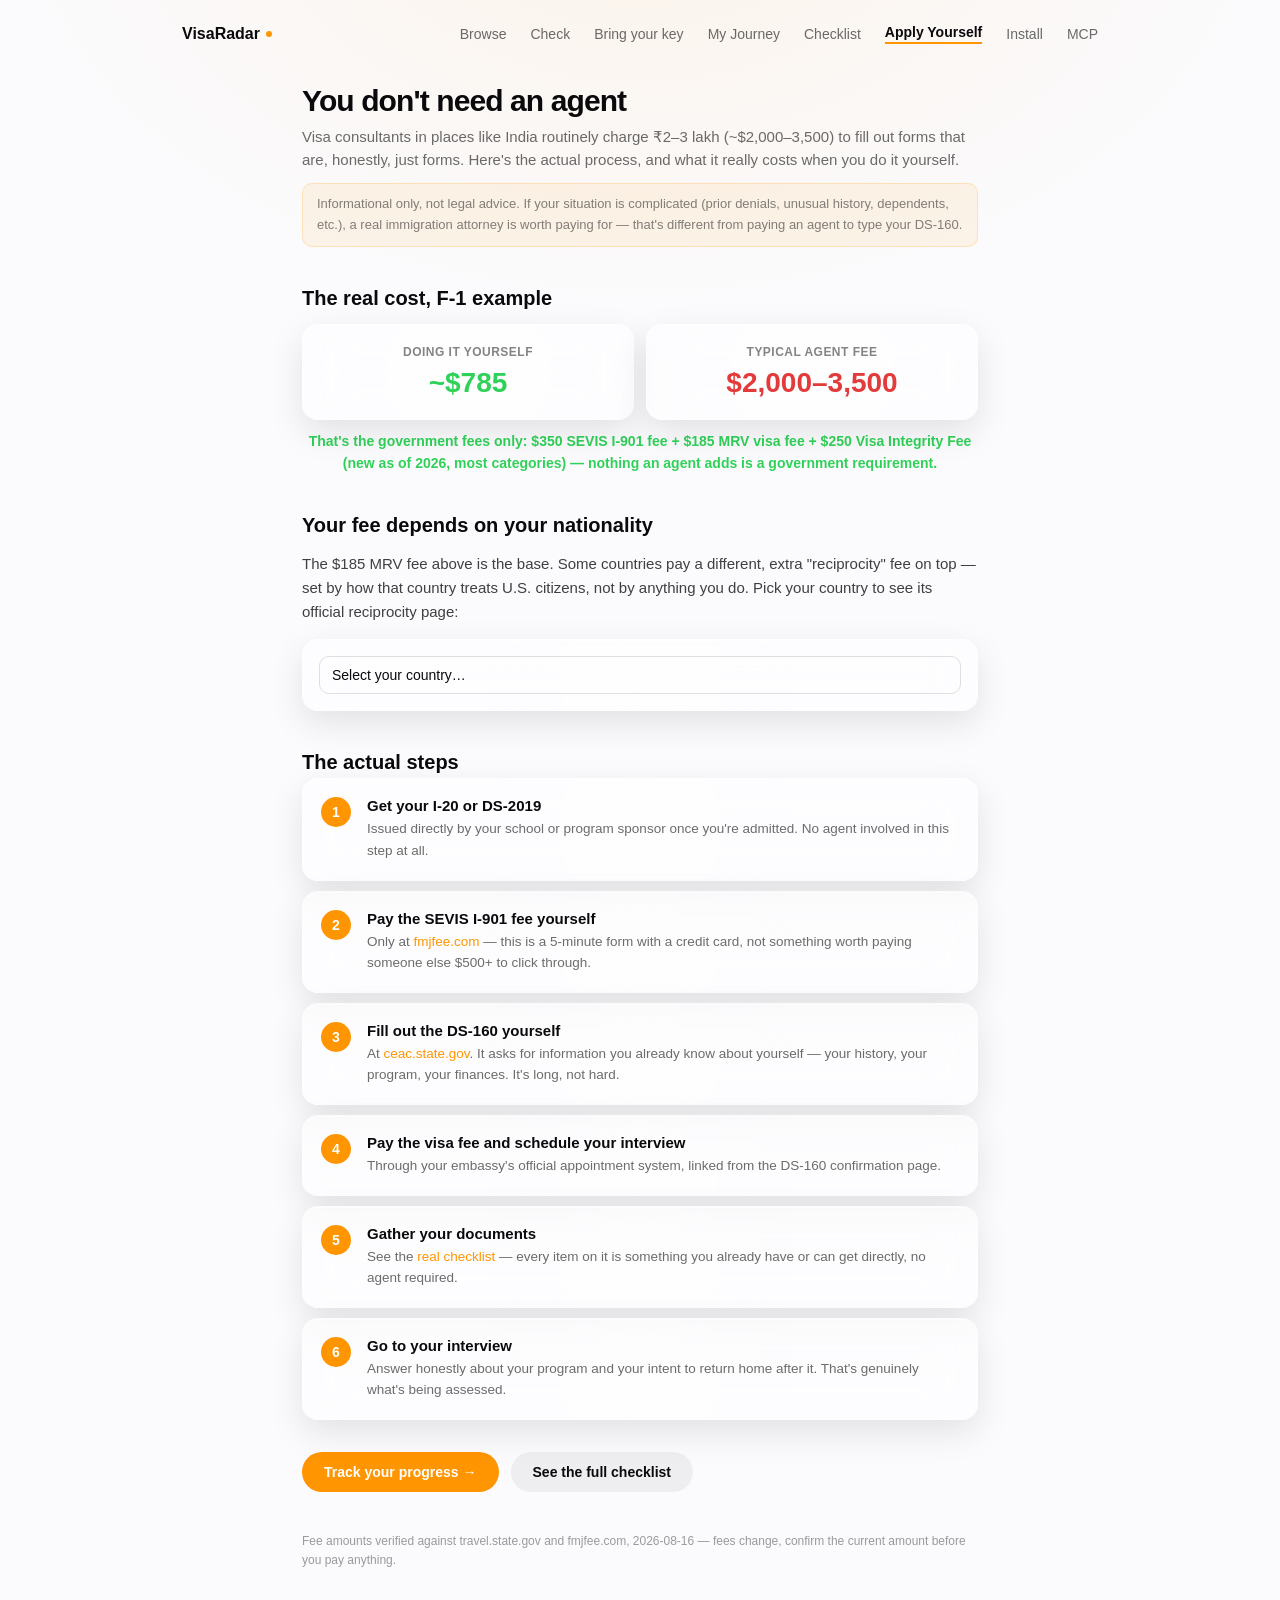
<file: web/guide.html>
<!DOCTYPE html>
<html lang="en">
<head>
<meta charset="utf-8">
<meta name="viewport" content="width=device-width, initial-scale=1">
<meta name="color-scheme" content="light dark">
<meta http-equiv="Content-Security-Policy" content="default-src 'self'; script-src 'self' 'unsafe-inline'; style-src 'self' 'unsafe-inline'; img-src 'self' data:; connect-src 'none'; frame-ancestors 'none'; base-uri 'none'; form-action 'none'">
<link rel="stylesheet" href="theme.css">
<meta name="referrer" content="no-referrer">
<title>Apply Yourself — VisaRadar</title>
<style>
  *{ box-sizing: border-box; }
  html, body{ margin: 0; padding: 0; }
  body{
    min-height: 100vh;
    background: #FBFBFD;
    background-image: radial-gradient(1100px 720px at 50% -12%, rgba(255,149,0,0.08), transparent 60%);
    background-attachment: fixed;
    color: #0A0A0C;
    font-family: -apple-system, BlinkMacSystemFont, "SF Pro Display", "SF Pro Text", "Helvetica Neue", Arial, sans-serif;
    -webkit-font-smoothing: antialiased;
  }
  .stage{ max-width: 720px; margin: 0 auto; padding: 40px 22px 128px; }
  h1{ font-size: 30px; font-weight: 600; letter-spacing: -0.03em; margin: 0 0 8px; }
  .tagline{ font-size: 15px; color: rgba(10,10,12,0.6); margin: 0 0 12px; line-height: 1.5; }
  .disclaimer{ font-size: 13px; color: rgba(10,10,12,0.5); margin: 0 0 28px; padding: 10px 14px; background: rgba(255,149,0,0.08); border-radius: 10px; border: 1px solid rgba(255,149,0,0.2); }
  h2{ font-size: 20px; font-weight: 600; margin: 40px 0 4px; }
  p{ font-size: 15px; line-height: 1.6; color: rgba(10,10,12,0.78); }
  .glass{
    position: relative; overflow: hidden;
    background: rgba(255,255,255,0.55);
    -webkit-backdrop-filter: blur(24px) saturate(180%);
    backdrop-filter: blur(24px) saturate(180%);
    border: 1px solid rgba(255,255,255,0.3);
    border-radius: 16px;
  }

  /* Cost comparison */
  .compare{ display: grid; grid-template-columns: 1fr 1fr; gap: 12px; margin: 14px 0 8px; }
  .compare-card{ padding: 20px; text-align: center; }
  .compare-card .label{ font-size: 12px; font-weight: 600; text-transform: uppercase; letter-spacing: 0.04em; color: rgba(10,10,12,0.5); margin-bottom: 8px; }
  .compare-card .amount{ font-size: 28px; font-weight: 700; }
  .compare-card.yours .amount{ color: var(--strong); }
  .compare-card.agent .amount{ color: #E33B3B; }
  .savings{ text-align: center; font-size: 14px; color: var(--strong); font-weight: 600; margin: 10px 0 30px; }

  /* Steps */
  .steps{ list-style: none; margin: 0; padding: 0; counter-reset: step; }
  .step{ padding: 18px; margin-bottom: 10px; display: flex; gap: 16px; }
  .step-num{
    flex: none; width: 30px; height: 30px; border-radius: 50%; background: var(--accent);
    color: #fff; font-size: 14px; font-weight: 700; display: flex; align-items: center; justify-content: center;
  }
  .step-body strong{ display: block; font-size: 15px; margin-bottom: 4px; }
  .step-body p{ font-size: 13.5px; margin: 0; color: rgba(10,10,12,0.6); }
  .step-body a{ color: var(--accent); text-decoration: none; }

  .cta{ display: flex; gap: 12px; margin-top: 32px; flex-wrap: wrap; }
  .cta a{
    text-decoration: none; padding: 12px 22px; border-radius: 999px; font-size: 14px; font-weight: 600;
  }
  .cta a.primary{ background: var(--accent); color: #fff; }
  .cta a.secondary{ background: rgba(0,0,0,0.05); color: #0A0A0C; }

  .source{ font-size: 12px; color: rgba(10,10,12,0.4); margin-top: 40px; }

  @media (max-width: 480px){ .compare{ grid-template-columns: 1fr; } }

  @media (prefers-color-scheme: dark){
    body{ color: #F5F5F7; background: #000000; background-image: radial-gradient(1100px 720px at 50% -12%, rgba(255,149,0,0.14), transparent 62%); }
    .tagline, p{ color: rgba(245,245,247,0.7); }
    .disclaimer{ color: rgba(245,245,247,0.6); }
    .glass{ background: rgba(28,28,30,0.55); border: 1px solid rgba(255,255,255,0.1); }
    .compare-card .label{ color: rgba(245,245,247,0.5); }
    .step-body p{ color: rgba(245,245,247,0.6); }
    .cta a.secondary{ background: rgba(255,255,255,0.08); color: #F5F5F7; }
    .source{ color: rgba(245,245,247,0.35); }
  }
</style>
</head>
<body>
  <div class="nav-mount"></div>
  <main class="stage">
    <h1>You don't need an agent</h1>
    <p class="tagline">Visa consultants in places like India routinely charge ₹2–3 lakh (~$2,000–3,500) to fill out forms that are, honestly, just forms. Here's the actual process, and what it really costs when you do it yourself.</p>
    <p class="disclaimer">Informational only, not legal advice. If your situation is complicated (prior denials, unusual history, dependents, etc.), a real immigration attorney is worth paying for — that's different from paying an agent to type your DS-160.</p>

    <h2>The real cost, F-1 example</h2>
    <div class="compare">
      <div class="compare-card glass yours">
        <div class="label">Doing it yourself</div>
        <div class="amount">~$785</div>
      </div>
      <div class="compare-card glass agent">
        <div class="label">Typical agent fee</div>
        <div class="amount">$2,000–3,500</div>
      </div>
    </div>
    <p class="savings">That's the government fees only: $350 SEVIS I-901 fee + $185 MRV visa fee + $250 Visa Integrity Fee (new as of 2026, most categories) — nothing an agent adds is a government requirement.</p>

    <h2>Your fee depends on your nationality</h2>
    <p>The $185 MRV fee above is the base. Some countries pay a different, extra "reciprocity" fee on top — set by how that country treats U.S. citizens, not by anything you do. Pick your country to see its official reciprocity page:</p>
    <div class="glass" style="padding:16px; margin:14px 0 30px;">
      <select id="country-pick" style="width:100%; padding:10px 12px; border-radius:10px; border:1px solid rgba(0,0,0,0.12); background:transparent; font-size:14px; color:inherit;">
        <option value="">Select your country…</option>
        <option value="India.html">India</option>
        <option value="China.html">China</option>
        <option value="SouthKorea.html">South Korea</option>
        <option value="Canada.html">Canada</option>
        <option value="Mexico.html">Mexico</option>
        <option value="">Other — use the full country list</option>
      </select>
    </div>

    <h2>The actual steps</h2>
    <ul class="steps">
      <li class="step glass">
        <div class="step-num">1</div>
        <div class="step-body"><strong>Get your I-20 or DS-2019</strong><p>Issued directly by your school or program sponsor once you're admitted. No agent involved in this step at all.</p></div>
      </li>
      <li class="step glass">
        <div class="step-num">2</div>
        <div class="step-body"><strong>Pay the SEVIS I-901 fee yourself</strong><p>Only at <a href="https://www.fmjfee.com/">fmjfee.com</a> — this is a 5-minute form with a credit card, not something worth paying someone else $500+ to click through.</p></div>
      </li>
      <li class="step glass">
        <div class="step-num">3</div>
        <div class="step-body"><strong>Fill out the DS-160 yourself</strong><p>At <a href="https://ceac.state.gov/">ceac.state.gov</a>. It asks for information you already know about yourself — your history, your program, your finances. It's long, not hard.</p></div>
      </li>
      <li class="step glass">
        <div class="step-num">4</div>
        <div class="step-body"><strong>Pay the visa fee and schedule your interview</strong><p>Through your embassy's official appointment system, linked from the DS-160 confirmation page.</p></div>
      </li>
      <li class="step glass">
        <div class="step-num">5</div>
        <div class="step-body"><strong>Gather your documents</strong><p>See the <a href="app.html#checklist">real checklist</a> — every item on it is something you already have or can get directly, no agent required.</p></div>
      </li>
      <li class="step glass">
        <div class="step-num">6</div>
        <div class="step-body"><strong>Go to your interview</strong><p>Answer honestly about your program and your intent to return home after it. That's genuinely what's being assessed.</p></div>
      </li>
    </ul>

    <div class="cta">
      <a class="primary" href="app.html#journey">Track your progress →</a>
      <a class="secondary" href="app.html#checklist">See the full checklist</a>
    </div>

    <p class="source">Fee amounts verified against travel.state.gov and fmjfee.com, 2026-08-16 — fees change, confirm the current amount before you pay anything.</p>
  </main>

  <script>
    var RECIPROCITY_BASE = 'https://travel.state.gov/content/travel/en/us-visas/Visa-Reciprocity-and-Civil-Documents-by-Country/';
    var RECIPROCITY_INDEX = 'https://travel.state.gov/content/travel/en/us-visas/Visa-Reciprocity-and-Civil-Documents-by-Country.html';
    document.getElementById('country-pick').addEventListener('change', function(e){
      var page = e.target.value;
      window.open(page ? RECIPROCITY_BASE + page : RECIPROCITY_INDEX, '_blank', 'noopener,noreferrer');
      e.target.selectedIndex = 0;
    });
  </script>
  <script src="lib/nav.js"></script>
  <script>VisaRadarNav.mountNav('guide.html');</script>
</body>
</html>
</file>
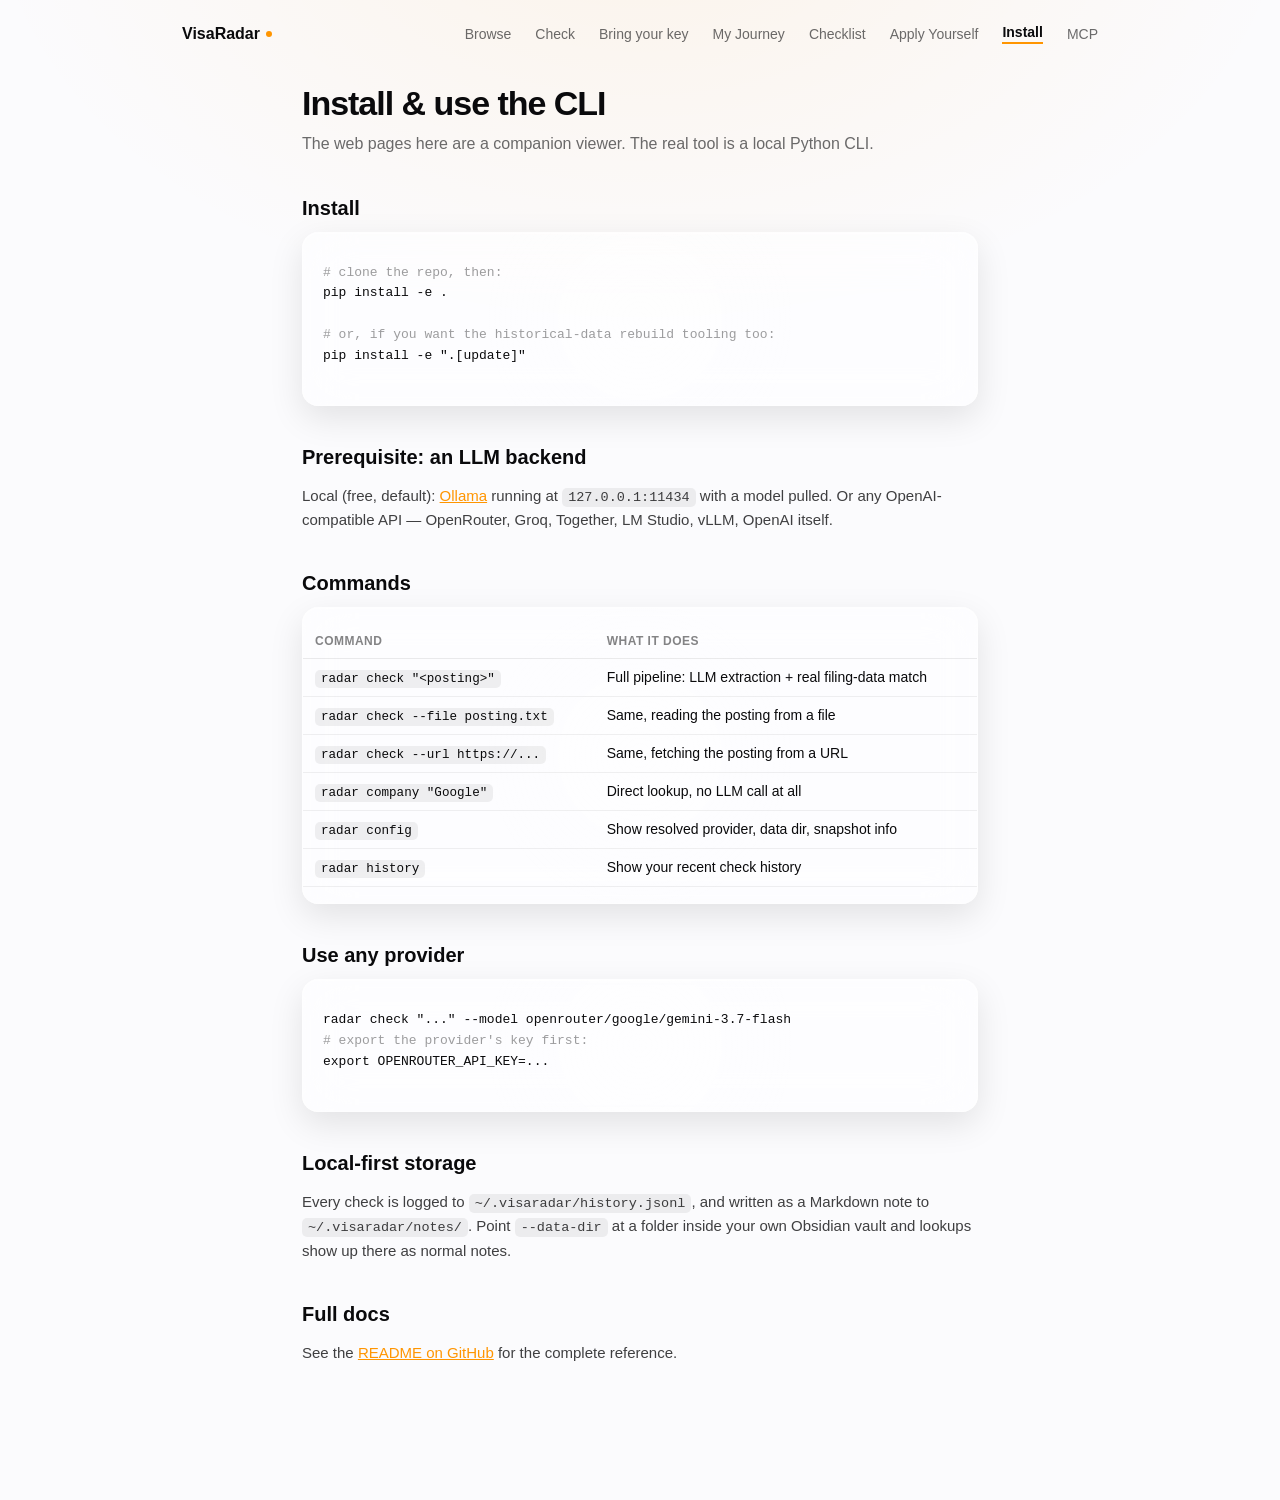
<file: web/install.html>
<!DOCTYPE html>
<html lang="en">
<head>
<meta charset="utf-8">
<meta name="viewport" content="width=device-width, initial-scale=1">
<meta name="color-scheme" content="light dark">
<meta http-equiv="Content-Security-Policy" content="default-src 'self'; script-src 'self' 'unsafe-inline'; style-src 'self' 'unsafe-inline'; img-src 'self' data:; connect-src 'none'; frame-ancestors 'none'; base-uri 'none'; form-action 'none'">
<link rel="stylesheet" href="theme.css">
<meta name="referrer" content="no-referrer">
<title>Install — VisaRadar</title>
<style>
  *{ box-sizing: border-box; }
  html, body{ margin: 0; padding: 0; }
  body{
    min-height: 100vh;
    background: #FBFBFD;
    background-image: radial-gradient(1100px 720px at 50% -12%, rgba(255,149,0,0.08), transparent 60%);
    background-attachment: fixed;
    color: #0A0A0C;
    font-family: -apple-system, BlinkMacSystemFont, "SF Pro Display", "SF Pro Text", "Helvetica Neue", Arial, sans-serif;
    -webkit-font-smoothing: antialiased;
  }
  .stage{ max-width: 720px; margin: 0 auto; padding: 40px 22px 128px; }
  h1{ font-size: 34px; font-weight: 600; letter-spacing: -0.03em; margin: 0 0 8px; }
  .tagline{ font-size: 16px; color: rgba(10,10,12,0.6); margin: 0 0 40px; }
  h2{ font-size: 20px; font-weight: 600; margin: 40px 0 12px; }
  p{ font-size: 15px; line-height: 1.6; color: rgba(10,10,12,0.78); }
  .glass{
    position: relative; overflow: hidden;
    background: rgba(255,255,255,0.55);
    -webkit-backdrop-filter: blur(24px) saturate(180%);
    backdrop-filter: blur(24px) saturate(180%);
    border: 1px solid rgba(255,255,255,0.3);
    border-radius: 16px;
    box-shadow: 0 12px 34px rgba(0,0,0,0.10), inset 0 1px 0 rgba(255,255,255,0.55);
  }
  pre{
    font-family: "SF Mono", ui-monospace, Menlo, Consolas, monospace;
    font-size: 13px; line-height: 1.6;
    padding: 18px 20px; margin: 12px 0 20px;
    overflow-x: auto; white-space: pre;
    color: #0A0A0C;
  }
  code{ font-family: "SF Mono", ui-monospace, Menlo, Consolas, monospace; font-size: 0.9em; background: rgba(0,0,0,0.06); padding: 2px 6px; border-radius: 5px; }
  .comment{ color: rgba(10,10,12,0.4); }
  table{ width: 100%; border-collapse: collapse; margin: 16px 0; font-size: 14px; }
  th{ text-align: left; padding: 10px 12px; color: rgba(10,10,12,0.5); font-weight: 600; font-size: 12px; text-transform: uppercase; letter-spacing: 0.04em; border-bottom: 1px solid rgba(0,0,0,0.08); }
  td{ padding: 10px 12px; border-bottom: 1px solid rgba(0,0,0,0.06); vertical-align: top; }
  td code{ white-space: nowrap; }

  @media (prefers-color-scheme: dark){
    body{ color: #F5F5F7; background: #000000; background-image: radial-gradient(1100px 720px at 50% -12%, rgba(255,149,0,0.14), transparent 62%); }
    .tagline, p{ color: rgba(245,245,247,0.7); }
    .glass{ background: rgba(28,28,30,0.55); border: 1px solid rgba(255,255,255,0.1); box-shadow: 0 12px 40px rgba(0,0,0,0.55), inset 0 1px 0 rgba(255,255,255,0.06); }
    pre{ color: #F5F5F7; }
    code{ background: rgba(255,255,255,0.08); }
    .comment{ color: rgba(245,245,247,0.35); }
    th{ color: rgba(245,245,247,0.5); border-bottom-color: rgba(255,255,255,0.1); }
    td{ border-bottom-color: rgba(255,255,255,0.08); }
  }
</style>
</head>
<body>
  <div class="nav-mount"></div>
  <main class="stage">
    <h1>Install &amp; use the CLI</h1>
    <p class="tagline">The web pages here are a companion viewer. The real tool is a local Python CLI.</p>

    <h2>Install</h2>
    <div class="glass"><pre><span class="comment"># clone the repo, then:</span>
pip install -e .

<span class="comment"># or, if you want the historical-data rebuild tooling too:</span>
pip install -e ".[update]"</pre></div>

    <h2>Prerequisite: an LLM backend</h2>
    <p>Local (free, default): <a href="https://ollama.com/" style="color:var(--accent)">Ollama</a> running at <code>127.0.0.1:11434</code> with a model pulled. Or any OpenAI-compatible API — OpenRouter, Groq, Together, LM Studio, vLLM, OpenAI itself.</p>

    <h2>Commands</h2>
    <div class="glass">
      <table>
        <tr><th>Command</th><th>What it does</th></tr>
        <tr><td><code>radar check "&lt;posting&gt;"</code></td><td>Full pipeline: LLM extraction + real filing-data match</td></tr>
        <tr><td><code>radar check --file posting.txt</code></td><td>Same, reading the posting from a file</td></tr>
        <tr><td><code>radar check --url https://...</code></td><td>Same, fetching the posting from a URL</td></tr>
        <tr><td><code>radar company "Google"</code></td><td>Direct lookup, no LLM call at all</td></tr>
        <tr><td><code>radar config</code></td><td>Show resolved provider, data dir, snapshot info</td></tr>
        <tr><td><code>radar history</code></td><td>Show your recent check history</td></tr>
      </table>
    </div>

    <h2>Use any provider</h2>
    <div class="glass"><pre>radar check "..." --model openrouter/google/gemini-3.7-flash
<span class="comment"># export the provider's key first:</span>
export OPENROUTER_API_KEY=...</pre></div>

    <h2>Local-first storage</h2>
    <p>Every check is logged to <code>~/.visaradar/history.jsonl</code>, and written as a Markdown note to <code>~/.visaradar/notes/</code>. Point <code>--data-dir</code> at a folder inside your own Obsidian vault and lookups show up there as normal notes.</p>

    <h2>Full docs</h2>
    <p>See the <a href="https://github.com/Ps23102004/VisaRadar" style="color:var(--accent)">README on GitHub</a> for the complete reference.</p>
  </main>

  <script>
  </script>
  <script src="lib/nav.js"></script>
  <script>VisaRadarNav.mountNav('install.html');</script>
</body>
</html>
</file>
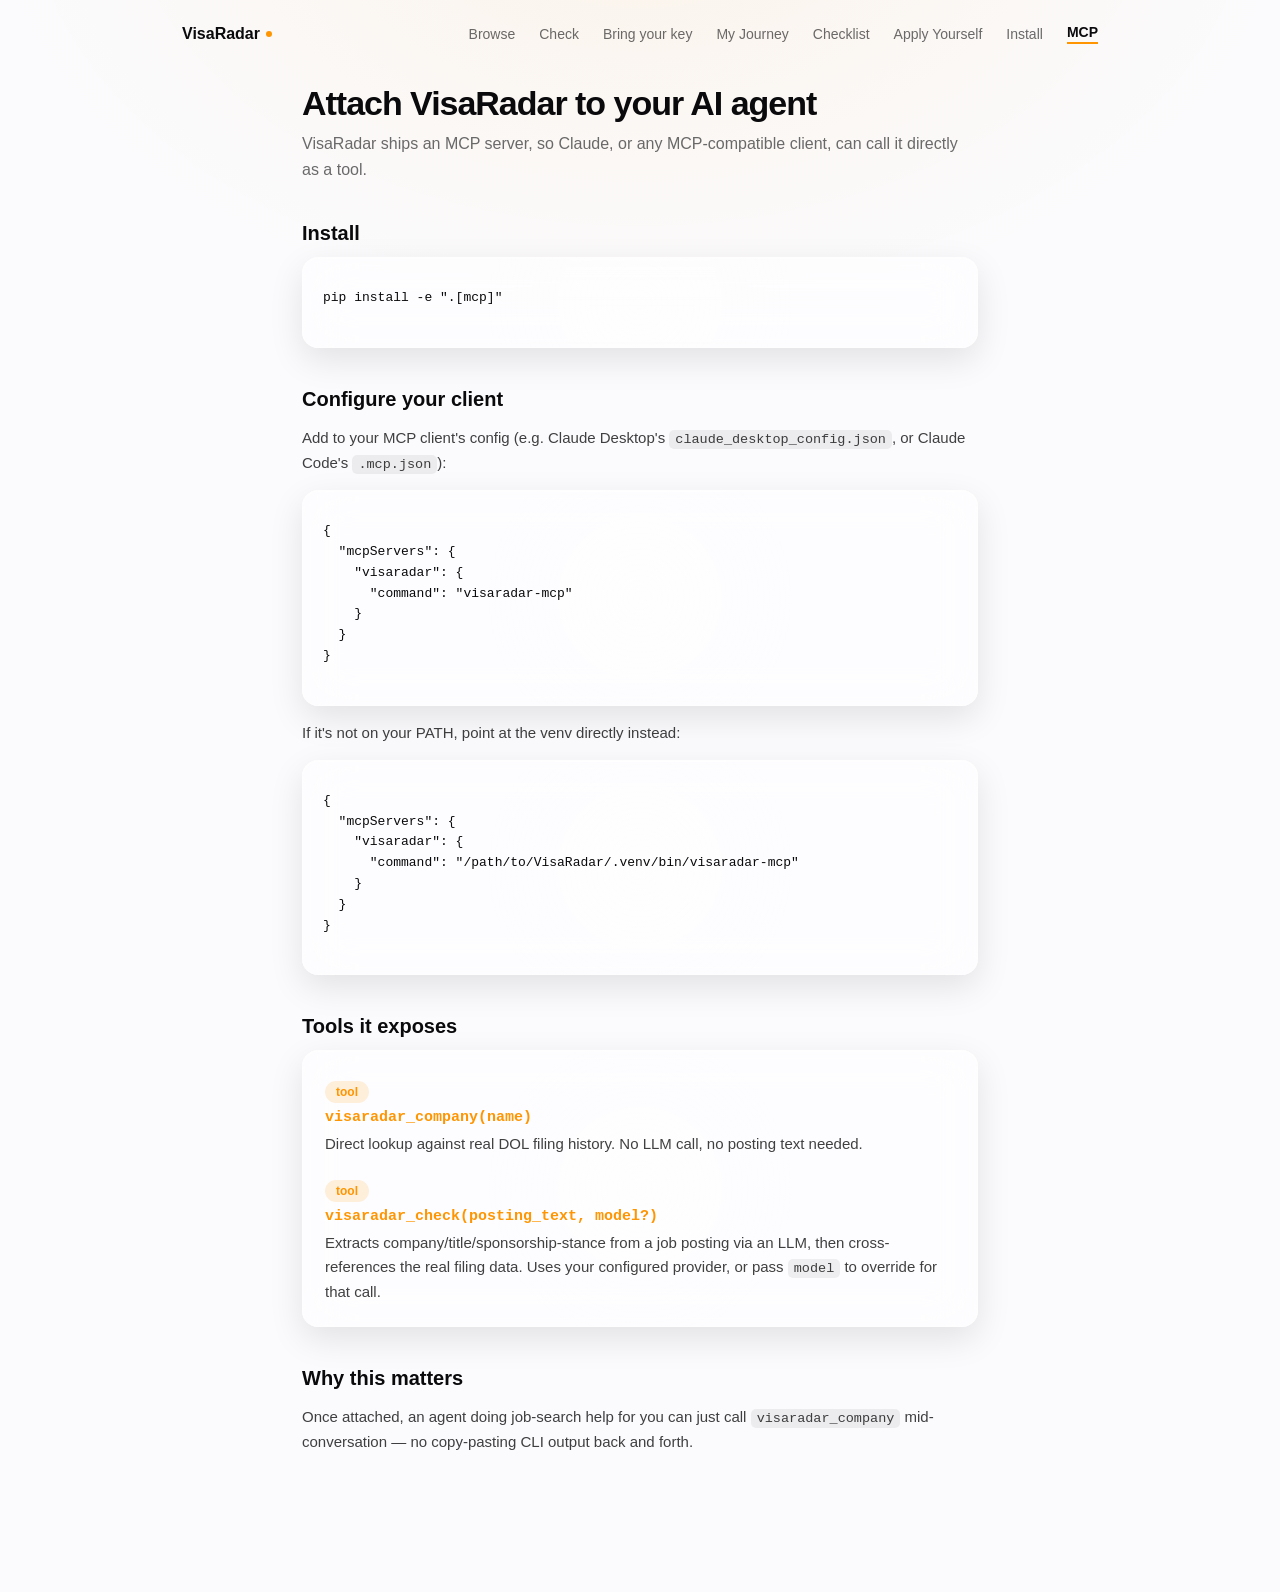
<file: web/mcp.html>
<!DOCTYPE html>
<html lang="en">
<head>
<meta charset="utf-8">
<meta name="viewport" content="width=device-width, initial-scale=1">
<meta name="color-scheme" content="light dark">
<meta http-equiv="Content-Security-Policy" content="default-src 'self'; script-src 'self' 'unsafe-inline'; style-src 'self' 'unsafe-inline'; img-src 'self' data:; connect-src 'none'; frame-ancestors 'none'; base-uri 'none'; form-action 'none'">
<link rel="stylesheet" href="theme.css">
<meta name="referrer" content="no-referrer">
<title>MCP — VisaRadar</title>
<style>
  *{ box-sizing: border-box; }
  html, body{ margin: 0; padding: 0; }
  body{
    min-height: 100vh;
    background: #FBFBFD;
    background-image: radial-gradient(1100px 720px at 50% -12%, rgba(255,149,0,0.08), transparent 60%);
    background-attachment: fixed;
    color: #0A0A0C;
    font-family: -apple-system, BlinkMacSystemFont, "SF Pro Display", "SF Pro Text", "Helvetica Neue", Arial, sans-serif;
    -webkit-font-smoothing: antialiased;
  }
  .stage{ max-width: 720px; margin: 0 auto; padding: 40px 22px 128px; }
  h1{ font-size: 34px; font-weight: 600; letter-spacing: -0.03em; margin: 0 0 8px; }
  .tagline{ font-size: 16px; color: rgba(10,10,12,0.6); margin: 0 0 40px; }
  h2{ font-size: 20px; font-weight: 600; margin: 40px 0 12px; }
  p{ font-size: 15px; line-height: 1.6; color: rgba(10,10,12,0.78); }
  .glass{
    position: relative; overflow: hidden;
    background: rgba(255,255,255,0.55);
    -webkit-backdrop-filter: blur(24px) saturate(180%);
    backdrop-filter: blur(24px) saturate(180%);
    border: 1px solid rgba(255,255,255,0.3);
    border-radius: 16px;
    box-shadow: 0 12px 34px rgba(0,0,0,0.10), inset 0 1px 0 rgba(255,255,255,0.55);
  }
  pre{
    font-family: "SF Mono", ui-monospace, Menlo, Consolas, monospace;
    font-size: 13px; line-height: 1.6;
    padding: 18px 20px; margin: 12px 0 20px;
    overflow-x: auto; white-space: pre;
    color: #0A0A0C;
  }
  code{ font-family: "SF Mono", ui-monospace, Menlo, Consolas, monospace; font-size: 0.9em; background: rgba(0,0,0,0.06); padding: 2px 6px; border-radius: 5px; }
  .comment{ color: rgba(10,10,12,0.4); }
  .badge{ display: inline-flex; align-items: center; gap: 6px; font-size: 12px; font-weight: 600; padding: 4px 11px; border-radius: 999px; background: rgba(255,149,0,0.14); color: var(--accent); margin-bottom: 4px; }
  .tool{ margin: 8px 0 24px; }
  .tool code.name{ font-size: 15px; font-weight: 600; background: none; padding: 0; color: var(--accent); }

  @media (prefers-color-scheme: dark){
    body{ color: #F5F5F7; background: #000000; background-image: radial-gradient(1100px 720px at 50% -12%, rgba(255,149,0,0.14), transparent 62%); }
    .tagline, p{ color: rgba(245,245,247,0.7); }
    .glass{ background: rgba(28,28,30,0.55); border: 1px solid rgba(255,255,255,0.1); box-shadow: 0 12px 40px rgba(0,0,0,0.55), inset 0 1px 0 rgba(255,255,255,0.06); }
    pre{ color: #F5F5F7; }
    code{ background: rgba(255,255,255,0.08); }
    .comment{ color: rgba(245,245,247,0.35); }
  }
</style>
</head>
<body>
  <div class="nav-mount"></div>
  <main class="stage">
    <h1>Attach VisaRadar to your AI agent</h1>
    <p class="tagline">VisaRadar ships an MCP server, so Claude, or any MCP-compatible client, can call it directly as a tool.</p>

    <h2>Install</h2>
    <div class="glass"><pre>pip install -e ".[mcp]"</pre></div>

    <h2>Configure your client</h2>
    <p>Add to your MCP client's config (e.g. Claude Desktop's <code>claude_desktop_config.json</code>, or Claude Code's <code>.mcp.json</code>):</p>
    <div class="glass"><pre>{
  "mcpServers": {
    "visaradar": {
      "command": "visaradar-mcp"
    }
  }
}</pre></div>
    <p>If it's not on your PATH, point at the venv directly instead:</p>
    <div class="glass"><pre>{
  "mcpServers": {
    "visaradar": {
      "command": "/path/to/VisaRadar/.venv/bin/visaradar-mcp"
    }
  }
}</pre></div>

    <h2>Tools it exposes</h2>
    <div class="glass" style="padding: 22px;">
      <div class="tool">
        <span class="badge">tool</span><br>
        <code class="name">visaradar_company(name)</code>
        <p style="margin:6px 0 0">Direct lookup against real DOL filing history. No LLM call, no posting text needed.</p>
      </div>
      <div class="tool" style="margin-bottom:0">
        <span class="badge">tool</span><br>
        <code class="name">visaradar_check(posting_text, model?)</code>
        <p style="margin:6px 0 0">Extracts company/title/sponsorship-stance from a job posting via an LLM, then cross-references the real filing data. Uses your configured provider, or pass <code>model</code> to override for that call.</p>
      </div>
    </div>

    <h2>Why this matters</h2>
    <p>Once attached, an agent doing job-search help for you can just call <code>visaradar_company</code> mid-conversation — no copy-pasting CLI output back and forth.</p>
  </main>

  <script>
  </script>
  <script src="lib/nav.js"></script>
  <script>VisaRadarNav.mountNav('mcp.html');</script>
</body>
</html>
</file>
<file: web/theme.css>
:root{
  --mx: 50%;
  --my: 50%;
  --accent: #FF9500;
  --strong: #30D158;
  --moderate: #FFD60A;
  --weak: #FF9F0A;
  --none: #8E8E93;
  --strong-tint: rgba(48,209,88,0.14);
  --moderate-tint: rgba(255,214,10,0.16);
  --weak-tint: rgba(255,159,10,0.14);
  --none-tint: rgba(142,142,147,0.16);
  --ink: #0A0A0C;
  --ink-soft: rgba(10,10,12,0.6);
  --bg: #FBFBFD;
  --glass-strong: rgba(255,255,255,0.7);
  --accent-soft: rgba(255,149,0,0.25);
}

*{ box-sizing: border-box; }
html, body{ margin: 0; padding: 0; }

body{
  min-height: 100vh;
  background: var(--bg);
  background-image: radial-gradient(1100px 720px at 50% -12%, rgba(255,149,0,0.08), transparent 60%);
  background-attachment: fixed;
  color: var(--ink);
  font-family: -apple-system, BlinkMacSystemFont, "SF Pro Display", "SF Pro Text", "Helvetica Neue", Arial, sans-serif;
  -webkit-font-smoothing: antialiased;
  -moz-osx-font-smoothing: grayscale;
}

/* ---------- Nav (canonical structure, matches nav.js output) ---------- */
header.nav{
  display: flex;
  align-items: center;
  max-width: 960px;
  margin: 0 auto;
  padding: 24px 22px 0;
}
header.nav .logo{
  font-weight: 700;
  font-size: 16px;
  margin-right: auto;
  color: var(--ink);
  text-decoration: none;
  display: flex;
  align-items: center;
  gap: 6px;
}
header.nav .logo .dot{
  width: 6px; height: 6px; border-radius: 50%; background: var(--accent);
}
nav.nav-links{ display: flex; gap: 24px; align-items: center; font-size: 14px; flex-wrap: wrap; }
nav.nav-links a{ color: var(--ink-soft); text-decoration: none; }
nav.nav-links a:hover{ color: var(--ink); }
nav.nav-links a.current,
nav.nav-links a[aria-current="page"]{
  color: var(--ink);
  font-weight: 600;
  border-bottom: 2px solid var(--accent);
  padding-bottom: 2px;
}

/* ---------- Glass card base ---------- */
.glass{
  position: relative;
  overflow: hidden;
  background: rgba(255,255,255,0.55);
  -webkit-backdrop-filter: blur(24px) saturate(180%);
  backdrop-filter: blur(24px) saturate(180%);
  border: 1px solid rgba(255,255,255,0.3);
  border-radius: 20px;
  box-shadow: 0 12px 34px rgba(0,0,0,0.10), inset 0 1px 0 rgba(255,255,255,0.55);
}
.glass::before{
  content: "";
  position: absolute;
  inset: 0;
  border-radius: inherit;
  pointer-events: none;
  background: radial-gradient(circle 220px at var(--mx, 50%) var(--my, 50%), rgba(255,255,255,0.25), transparent 70%);
}
.glass > *{ position: relative; z-index: 1; }

/* ---------- Search input (reusable — Check's company search reuses this) ---------- */
.search-wrap{ position: relative; }
.search-wrap.glass, .search-wrap .glass{
  padding: 16px 18px 16px 50px;
  display: flex;
  align-items: center;
  transition: box-shadow .3s cubic-bezier(0.16,1,0.3,1), border-color .3s cubic-bezier(0.16,1,0.3,1), background .3s cubic-bezier(0.16,1,0.3,1);
}
.search-wrap:focus-within.glass, .search-wrap:focus-within .glass{
  border-color: var(--accent);
  box-shadow: 0 8px 32px rgba(0,0,0,0.08), 0 0 0 3px var(--accent-soft);
  background: var(--glass-strong);
}
.search-ico{
  position: absolute;
  left: 18px;
  top: 50%;
  transform: translateY(-50%);
  color: var(--ink-soft);
  pointer-events: none;
  display: flex;
}
.search-input{
  width: 100%;
  border: 0;
  outline: 0;
  background: transparent;
  font: inherit;
  font-size: 17px;
  color: var(--ink);
}
.search-input::placeholder{ color: var(--ink-soft); opacity: .8; }

/* ---------- Native control chrome reset (closes the "blue" gap) ---------- */
input[type="text"], input[type="search"]{
  appearance: none;
  -webkit-appearance: none;
  font: inherit;
  color: inherit;
  background: rgba(0,0,0,0.03);
  border: 1px solid rgba(0,0,0,0.1);
  border-radius: 10px;
  padding: 8px 12px;
  outline: none;
}
select{
  appearance: none;
  -webkit-appearance: none;
  font: inherit;
  color: inherit;
  background: rgba(0,0,0,0.03) url("data:image/svg+xml,%3Csvg xmlns='http://www.w3.org/2000/svg' width='10' height='6' viewBox='0 0 10 6'%3E%3Cpath d='M1 1l4 4 4-4' stroke='%230A0A0C' stroke-width='1.5' fill='none' stroke-linecap='round' stroke-linejoin='round'/%3E%3C/svg%3E") no-repeat right 12px center;
  border: 1px solid rgba(0,0,0,0.1);
  border-radius: 10px;
  padding: 8px 12px 8px 12px;
  padding-right: 30px;
  outline: none;
}
select:focus-visible, input:focus-visible, button:focus-visible{
  outline: 2px solid var(--accent);
  outline-offset: 2px;
}

/* ---------- Button ---------- */
button.go{
  appearance: none;
  font-family: inherit;
  font-size: 15px;
  font-weight: 600;
  color: #fff;
  background: var(--accent);
  border: none;
  padding: 11px 22px;
  border-radius: 999px;
  cursor: pointer;
  box-shadow: 0 4px 14px rgba(0,0,0,0.16);
  transition: transform 0.25s cubic-bezier(0.16,1,0.3,1), box-shadow 0.25s cubic-bezier(0.16,1,0.3,1);
}
button.go:hover{ transform: scale(1.03); box-shadow: 0 6px 20px rgba(0,0,0,0.22); }
button.go:active{ transform: scale(0.98); }

/* ---------- Motion utilities (applied uniformly — was on 4/8 pages, now all) ---------- */
.fade-in{ animation: fadeIn 0.4s ease forwards; }
.stagger > *{ animation: fadeIn 0.4s ease forwards; opacity: 0; }
.stagger > *:nth-child(1){ animation-delay: 0ms; }
.stagger > *:nth-child(2){ animation-delay: 60ms; }
.stagger > *:nth-child(3){ animation-delay: 120ms; }
.stagger > *:nth-child(4){ animation-delay: 180ms; }
.stagger > *:nth-child(5){ animation-delay: 240ms; }
.press:active{ transform: scale(0.98); }

@keyframes fadeIn{ from{ opacity: 0; transform: translateY(8px); } to{ opacity: 1; transform: translateY(0); } }
@keyframes cardIn{ from{ opacity: 0; transform: scale(0.96); } to{ opacity: 1; transform: scale(1); } }
@keyframes rowIn{ from{ opacity: 0; transform: translateY(8px); } to{ opacity: 1; transform: translateY(0); } }

@media (prefers-reduced-motion: reduce){
  .fade-in, .stagger > *, .press:active{ animation: none !important; opacity: 1 !important; transform: none !important; }
  button.go{ transition: none !important; }
}

@media (max-width: 480px){
  select, input[type="text"], input[type="search"]{ font-size: 16px; }
}

/* ---------- Dark mode ---------- */
@media (prefers-color-scheme: dark){
  :root{ --ink: #F5F5F7; --ink-soft: rgba(245,245,247,0.6); --bg: #000000; --glass-strong: rgba(28,28,30,0.75); }
  body{ background-image: radial-gradient(1100px 720px at 50% -12%, rgba(255,149,0,0.14), transparent 62%); }
  .glass{
    background: rgba(28,28,30,0.55);
    border: 1px solid rgba(255,255,255,0.1);
    box-shadow: 0 12px 40px rgba(0,0,0,0.55), inset 0 1px 0 rgba(255,255,255,0.06);
  }
  .glass::before{ background: radial-gradient(circle 220px at var(--mx, 50%) var(--my, 50%), rgba(255,255,255,0.12), transparent 70%); }
  input[type="text"], input[type="search"]{ background: rgba(255,255,255,0.06); border-color: rgba(255,255,255,0.12); }
  select{
    background-color: rgba(255,255,255,0.06);
    border-color: rgba(255,255,255,0.12);
    background-image: url("data:image/svg+xml,%3Csvg xmlns='http://www.w3.org/2000/svg' width='10' height='6' viewBox='0 0 10 6'%3E%3Cpath d='M1 1l4 4 4-4' stroke='%23F5F5F7' stroke-width='1.5' fill='none' stroke-linecap='round' stroke-linejoin='round'/%3E%3C/svg%3E");
  }
}
</file>
